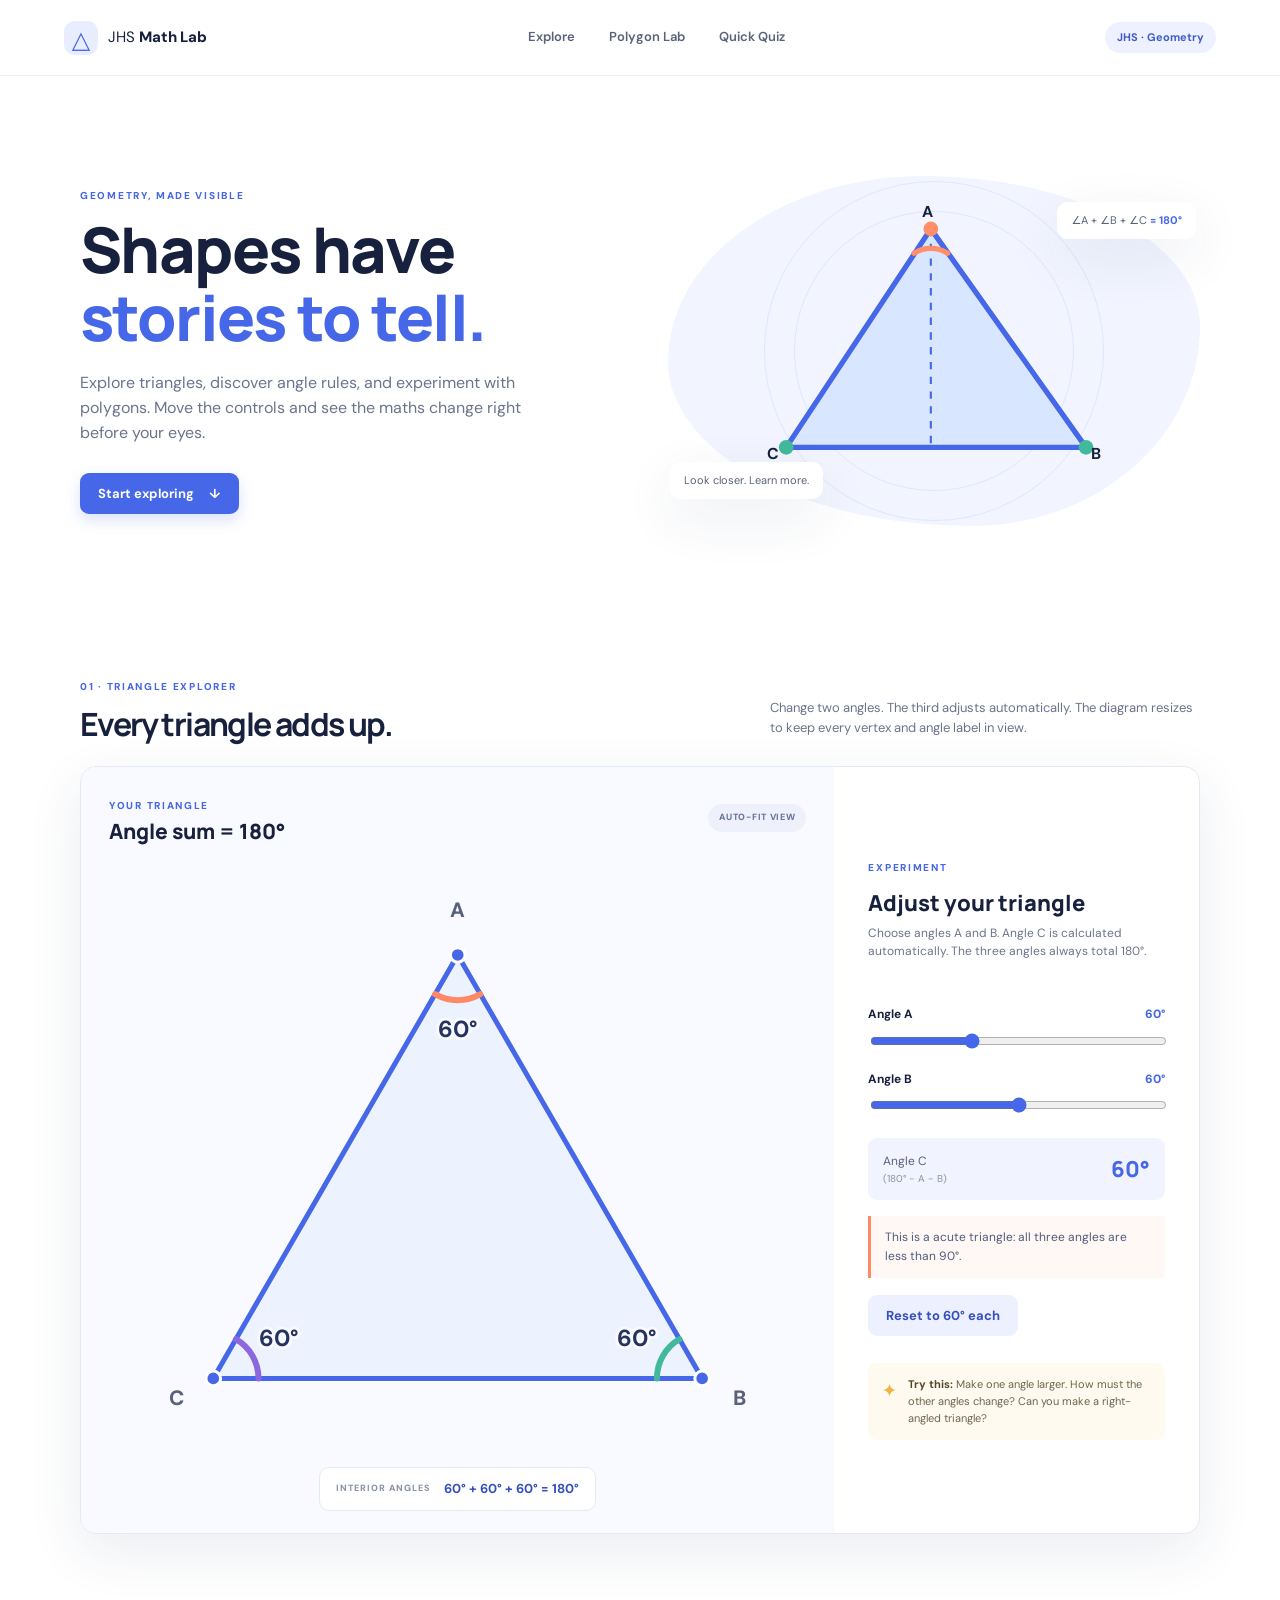
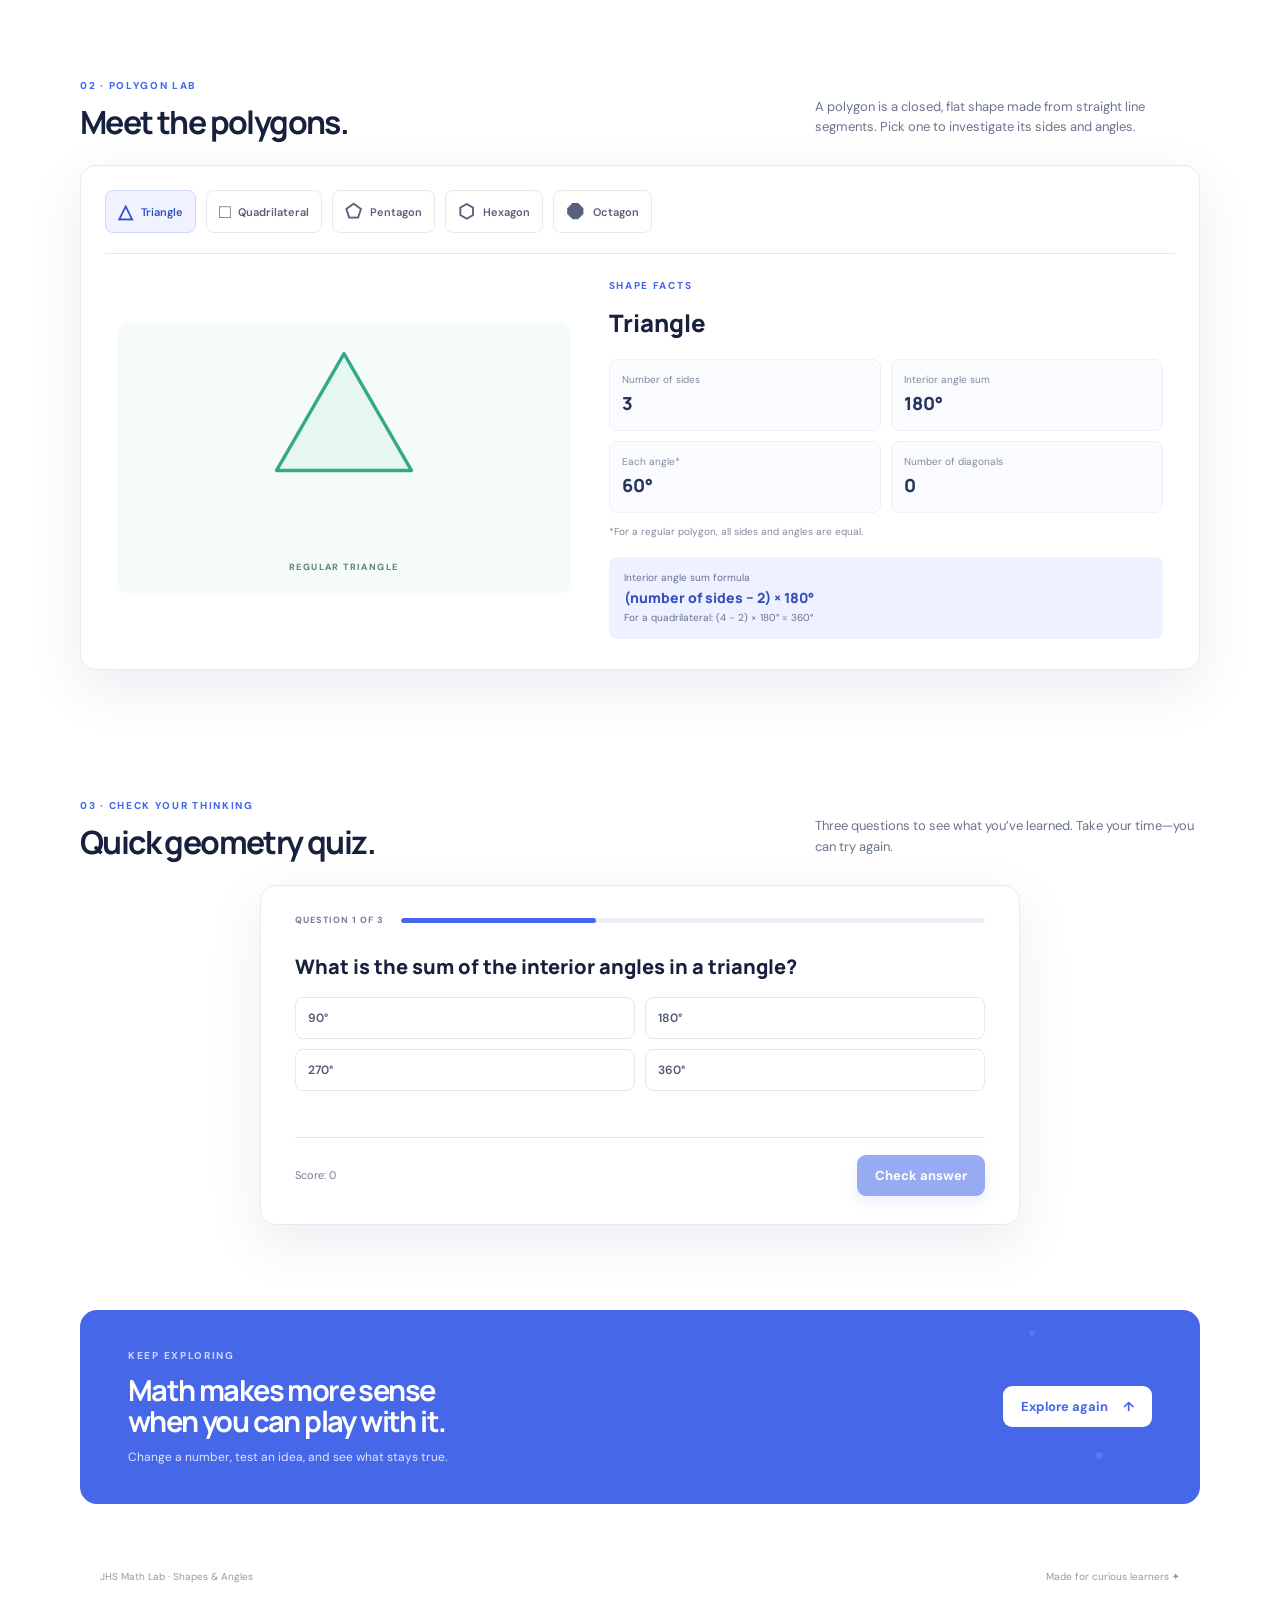
<file: index.html>
<!doctype html>
<html lang="en">
<head>
  <meta charset="utf-8">
  <meta name="viewport" content="width=device-width, initial-scale=1">
  <meta name="theme-color" content="#f5f7ff">
  <meta name="description" content="Explore triangles, angles, and polygons with interactive visual activities made for JHS learners.">
  <title>Shapes &amp; Angles — JHS Math Lab</title>
  <link rel="stylesheet" href="styles.css">
  <link rel="stylesheet" href="triangle-integrated.css">
  <script src="script.js" defer></script>
</head>
<body>
  <a class="skip-link" href="#main">Skip to learning activities</a>
  <header class="topbar">
    <a class="brand" href="#home" aria-label="Shapes and Angles home"><span class="brand-mark" aria-hidden="true">△</span><span>JHS <strong>Math Lab</strong></span></a>
    <nav aria-label="Main navigation">
      <a href="#explore">Explore</a><a href="#polygon-lab">Polygon Lab</a><a href="#quiz">Quick Quiz</a>
    </nav>
    <span class="level-tag">JHS · Geometry</span>
  </header>

  <main id="main">
    <section class="hero" id="home">
      <div class="hero-copy">
        <p class="eyebrow">GEOMETRY, MADE VISIBLE</p>
        <h1>Shapes have<br><span>stories to tell.</span></h1>
        <p class="hero-text">Explore triangles, discover angle rules, and experiment with polygons. Move the controls and see the maths change right before your eyes.</p>
        <a class="button primary" href="#explore">Start exploring <span aria-hidden="true">↓</span></a>
      </div>
      <div class="hero-art" aria-hidden="true">
        <div class="orbit orbit-one"></div><div class="orbit orbit-two"></div>
        <svg viewBox="0 0 360 300" role="presentation">
          <polygon points="177,34 324,241 40,241" fill="#d8e6ff" stroke="#4567e8" stroke-width="5" stroke-linejoin="round"/>
          <path d="M177 34 L177 241" stroke="#4567e8" stroke-width="2" stroke-dasharray="7 7"/>
          <path d="M161 57 A30 30 0 0 1 193 57" fill="none" stroke="#ff8e69" stroke-width="5" stroke-linecap="round"/>
          <circle cx="177" cy="34" r="7" fill="#ff8e69"/><circle cx="324" cy="241" r="7" fill="#43b99b"/><circle cx="40" cy="241" r="7" fill="#43b99b"/>
          <text x="169" y="23" class="art-label">A</text><text x="329" y="252" class="art-label">B</text><text x="22" y="252" class="art-label">C</text>
        </svg>
        <div class="float-note note-top">∠A + ∠B + ∠C <strong>= 180°</strong></div>
        <div class="float-note note-bottom">Look closer. Learn more.</div>
      </div>
    </section>

    <section class="section integrated-triangle" id="explore">
      <div class="section-heading"><div><p class="eyebrow">01 · TRIANGLE EXPLORER</p><h2>Every triangle adds up.</h2></div><p>Change two angles. The third adjusts automatically. The diagram resizes to keep every vertex and angle label in view.</p></div>
      <div class="large-explorer">
        <div class="large-triangle-panel">
          <div class="large-triangle-heading"><div><span class="eyebrow">YOUR TRIANGLE</span><h3>Angle sum = 180°</h3></div><span class="auto-fit-tag">AUTO-FIT VIEW</span></div>
          <div class="large-triangle-stage">
            <svg id="triangle-svg" viewBox="-280 -300 560 440" role="img" aria-labelledby="triangle-title triangle-description" preserveAspectRatio="xMidYMid meet">
              <title id="triangle-title">Interactive triangle</title>
              <desc id="triangle-description">A triangle with adjustable angles A, B, and C.</desc>
              <polygon id="triangle-shape" points="0,-200 173,100 -173,100" />
              <g id="angle-arcs" aria-hidden="true"></g>
              <g id="vertex-dots" aria-hidden="true"></g>
              <g id="angle-labels" aria-hidden="true"></g>
              <g id="vertex-labels" aria-hidden="true"></g>
            </svg>
          </div>
          <div class="large-sum-strip"><span>INTERIOR ANGLES</span><strong id="triangle-sum">60° + 60° + 60° = 180°</strong></div>
        </div>
        <aside class="large-controls-panel">
          <p class="eyebrow">EXPERIMENT</p>
          <h3>Adjust your triangle</h3>
          <p class="large-help">Choose angles A and B. Angle C is calculated automatically. The three angles always total 180°.</p>
          <label class="range-label" for="angle-a"><span>Angle A</span><output id="out-a" for="angle-a">60°</output></label>
          <input id="angle-a" type="range" min="15" max="150" value="60">
          <label class="range-label" for="angle-b"><span>Angle B</span><output id="out-b" for="angle-b">60°</output></label>
          <input id="angle-b" type="range" min="15" max="105" value="60">
          <div class="large-third-angle"><span>Angle C <small>(180° − A − B)</small></span><strong id="out-c">60°</strong></div>
          <p class="large-callout" id="triangle-type" aria-live="polite">This is an acute triangle: all three angles are less than 90°.</p>
          <button class="button secondary" id="reset-triangle" type="button">Reset to 60° each</button>
          <div class="large-learning-note"><span aria-hidden="true">✦</span><p><strong>Try this:</strong> Make one angle larger. How must the other angles change? Can you make a right-angled triangle?</p></div>
        </aside>
      </div>
    </section>

    <section class="section polygon-section" id="polygon-lab">
      <div class="section-heading"><div><p class="eyebrow">02 · POLYGON LAB</p><h2>Meet the polygons.</h2></div><p>A polygon is a closed, flat shape made from straight line segments. Pick one to investigate its sides and angles.</p></div>
      <div class="polygon-card">
        <div class="shape-picker" role="group" aria-label="Choose a polygon">
          <button type="button" class="shape-choice active" data-sides="3" aria-pressed="true"><span class="shape-icon">△</span><span>Triangle</span></button>
          <button type="button" class="shape-choice" data-sides="4" aria-pressed="false"><span class="shape-icon">□</span><span>Quadrilateral</span></button>
          <button type="button" class="shape-choice" data-sides="5" aria-pressed="false"><span class="shape-icon">⬠</span><span>Pentagon</span></button>
          <button type="button" class="shape-choice" data-sides="6" aria-pressed="false"><span class="shape-icon">⬡</span><span>Hexagon</span></button>
          <button type="button" class="shape-choice" data-sides="8" aria-pressed="false"><span class="shape-icon">⯃</span><span>Octagon</span></button>
        </div>
        <div class="polygon-content">
          <div class="polygon-visual"><svg id="polygon-svg" viewBox="0 0 300 260" role="img" aria-label="Regular triangle"><polygon id="polygon-shape" points="150,35 345,260 -45,260" fill="#e6f7f2" stroke="#36a88a" stroke-width="4" stroke-linejoin="round" transform="translate(0,-18)"/></svg><span id="polygon-name" class="visual-caption">REGULAR TRIANGLE</span></div>
          <div class="polygon-facts">
            <p class="eyebrow">SHAPE FACTS</p><h3 id="shape-title">Triangle</h3>
            <div class="fact-grid"><div><span>Number of sides</span><strong id="side-count">3</strong></div><div><span>Interior angle sum</span><strong id="angle-sum">180°</strong></div><div><span>Each angle* </span><strong id="each-angle">60°</strong></div><div><span>Number of diagonals</span><strong id="diagonal-count">0</strong></div></div>
            <p class="formula-note">*For a regular polygon, all sides and angles are equal.</p>
            <div class="formula-box"><span>Interior angle sum formula</span><strong>(number of sides − 2) × 180°</strong><small>For a quadrilateral: (4 − 2) × 180° = 360°</small></div>
          </div>
        </div>
      </div>
    </section>

    <section class="section quiz-section" id="quiz">
      <div class="section-heading"><div><p class="eyebrow">03 · CHECK YOUR THINKING</p><h2>Quick geometry quiz.</h2></div><p>Three questions to see what you’ve learned. Take your time—you can try again.</p></div>
      <div class="quiz-card">
        <div class="quiz-progress"><span id="quiz-progress-text">QUESTION 1 OF 3</span><div class="progress-track"><span id="progress-fill"></span></div></div>
        <h3 id="question-text">What is the sum of the interior angles in a triangle?</h3>
        <div id="answer-options" class="answer-options" role="group" aria-label="Answer choices"></div>
        <p id="quiz-feedback" class="quiz-feedback" aria-live="polite"></p>
        <div class="quiz-footer"><span id="score-text">Score: 0</span><button class="button primary" id="next-question" type="button" disabled>Check answer</button></div>
      </div>
    </section>

    <section class="finish-banner"><div><p class="eyebrow">KEEP EXPLORING</p><h2>Math makes more sense<br>when you can play with it.</h2><p>Change a number, test an idea, and see what stays true.</p></div><a class="button light" href="#explore">Explore again <span aria-hidden="true">↑</span></a></section>
  </main>
  <footer><span>JHS Math Lab · Shapes &amp; Angles</span><span>Made for curious learners ✦</span></footer>
</body>
</html>
</file>
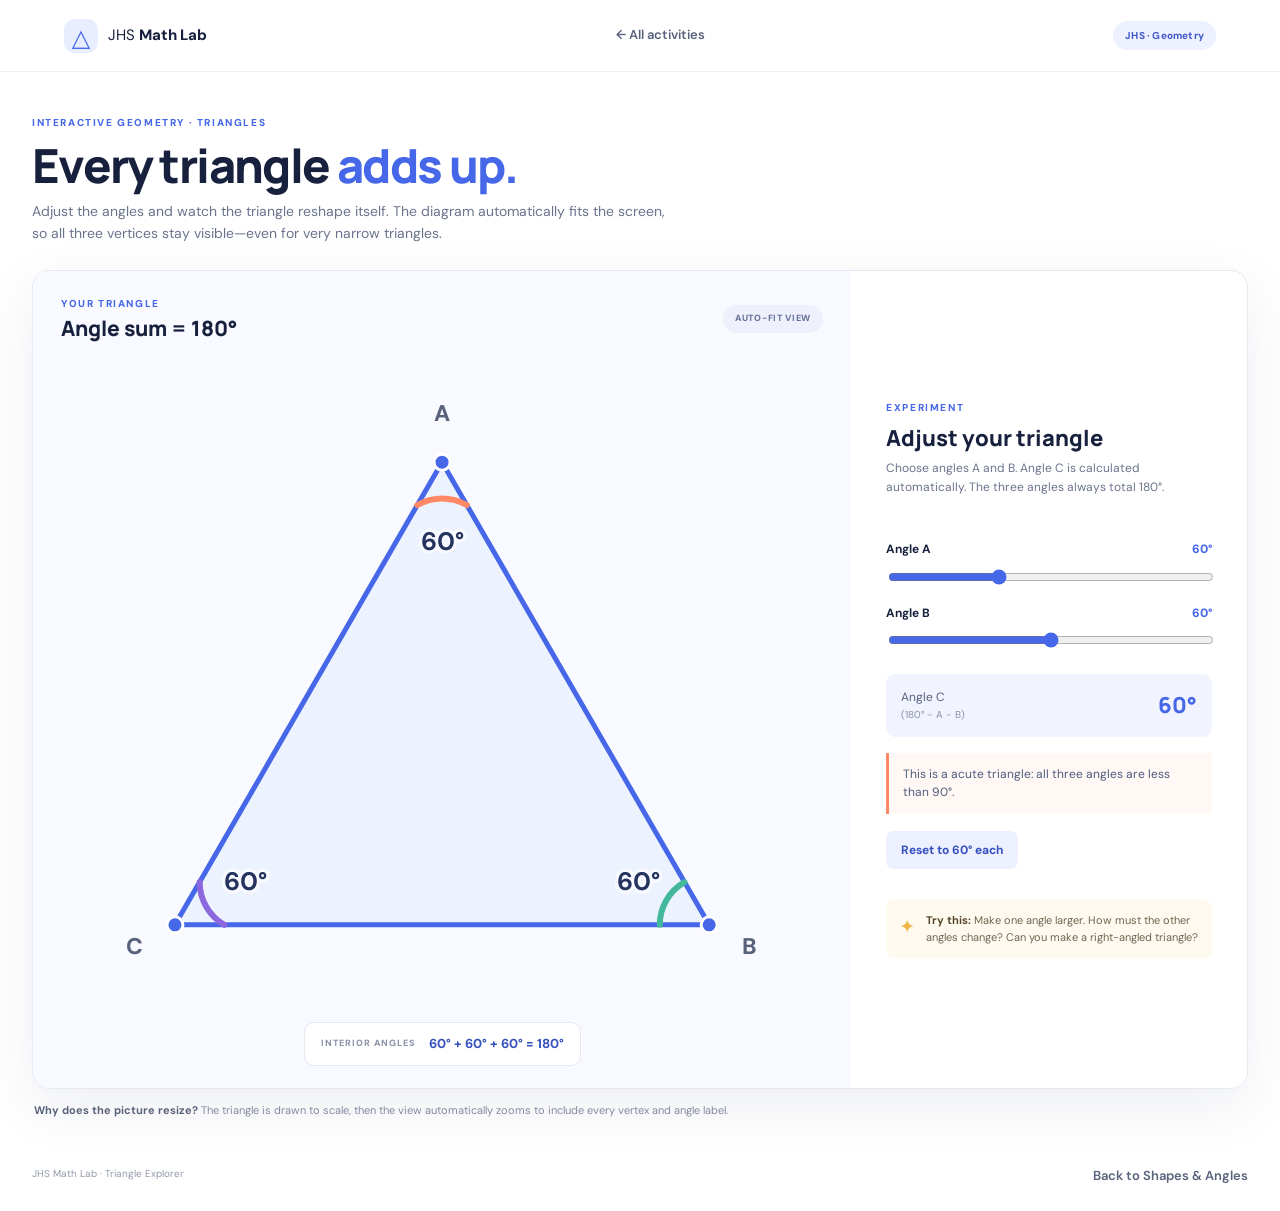
<file: triangle-explorer.html>
<!doctype html>
<html lang="en">
<head>
  <meta charset="utf-8">
  <meta name="viewport" content="width=device-width, initial-scale=1">
  <meta name="theme-color" content="#f6f8ff">
  <meta name="description" content="Explore how a triangle's angles add up to 180 degrees in this interactive JHS geometry tool.">
  <title>Triangle Explorer — JHS Math Lab</title>
  <link rel="stylesheet" href="triangle-explorer.css">
  <script src="triangle-explorer.js" defer></script>
</head>
<body>
  <header class="topbar">
    <a class="brand" href="index.html"><span class="brand-mark" aria-hidden="true">△</span><span>JHS <strong>Math Lab</strong></span></a>
    <a class="back-link" href="index.html">← All activities</a>
    <span class="level-tag">JHS · Geometry</span>
  </header>
  <main>
    <section class="intro">
      <p class="eyebrow">INTERACTIVE GEOMETRY · TRIANGLES</p>
      <h1>Every triangle <span>adds up.</span></h1>
      <p>Adjust the angles and watch the triangle reshape itself. The diagram automatically fits the screen, so all three vertices stay visible—even for very narrow triangles.</p>
    </section>
    <section class="explorer" aria-label="Interactive triangle angle explorer">
      <div class="visual-panel">
        <div class="visual-heading"><div><span class="eyebrow">YOUR TRIANGLE</span><h2>Angle sum = 180°</h2></div><span class="fit-tag">AUTO-FIT VIEW</span></div>
        <div class="triangle-stage">
          <svg id="triangle-svg" viewBox="-280 -300 560 440" role="img" aria-labelledby="triangle-title triangle-description" preserveAspectRatio="xMidYMid meet">
            <title id="triangle-title">Interactive triangle</title>
            <desc id="triangle-description">A triangle with adjustable angles A, B, and C.</desc>
            <polygon id="triangle-shape" points="0,-200 173,100 -173,100" />
            <g id="angle-arcs" aria-hidden="true"></g>
            <g id="vertex-dots" aria-hidden="true"></g>
            <g id="angle-labels" aria-hidden="true"></g>
            <g id="vertex-labels" aria-hidden="true"></g>
          </svg>
        </div>
        <div class="sum-strip"><span>INTERIOR ANGLES</span><strong id="triangle-sum">60° + 60° + 60° = 180°</strong></div>
      </div>
      <aside class="controls-panel">
        <p class="eyebrow">EXPERIMENT</p>
        <h2>Adjust your triangle</h2>
        <p class="help-text">Choose angles A and B. Angle C is calculated automatically. The three angles always total 180°.</p>
        <label class="range-label" for="angle-a"><span>Angle A</span><output id="out-a" for="angle-a">60°</output></label>
        <input id="angle-a" type="range" min="15" max="150" value="60">
        <label class="range-label" for="angle-b"><span>Angle B</span><output id="out-b" for="angle-b">60°</output></label>
        <input id="angle-b" type="range" min="15" max="105" value="60">
        <div class="third-angle"><span>Angle C <small>(180° − A − B)</small></span><strong id="out-c">60°</strong></div>
        <p class="callout" id="triangle-type" aria-live="polite">This is an acute triangle: all three angles are less than 90°.</p>
        <button class="reset-button" id="reset-triangle" type="button">Reset to 60° each</button>
        <div class="learning-note"><span aria-hidden="true">✦</span><p><strong>Try this:</strong> Make one angle larger. How must the other angles change? Can you make a right-angled triangle?</p></div>
      </aside>
    </section>
    <p class="tip"><strong>Why does the picture resize?</strong> The triangle is drawn to scale, then the view automatically zooms to include every vertex and angle label.</p>
  </main>
  <footer><span>JHS Math Lab · Triangle Explorer</span><a href="index.html">Back to Shapes &amp; Angles</a></footer>
</body>
</html>
</file>
<file: styles.css>
@import url('https://fonts.googleapis.com/css2?family=DM+Sans:wght@400;500;600;700&family=Manrope:wght@400;500;600;700;800&display=swap');
:root{--ink:#17213d;--muted:#6b748d;--blue:#4567e8;--blue-dark:#2f4fc8;--mint:#e6f7f2;--line:#e6e9f2;--paper:#f7f8fc;--white:#fff;--coral:#ff8967;--shadow:0 18px 55px rgba(37,53,102,.09)}
*{box-sizing:border-box}html{scroll-behavior:smooth;scroll-padding-top:90px}body{margin:0;background:#fff;color:var(--ink);font-family:'DM Sans',system-ui,sans-serif;line-height:1.55}.skip-link{position:absolute;left:-9999px;top:8px;background:#fff;padding:10px;z-index:5}.skip-link:focus{left:10px}.topbar{height:76px;padding:0 max(calc((100vw - 1180px)/2),5vw);display:flex;align-items:center;justify-content:space-between;border-bottom:1px solid #f0f1f6;background:rgba(255,255,255,.94);position:sticky;top:0;z-index:4;backdrop-filter:blur(12px)}.brand{display:flex;gap:10px;align-items:center;color:var(--ink);font-size:15px;text-decoration:none}.brand strong{font-weight:800}.brand-mark{display:grid;place-items:center;width:34px;height:34px;border-radius:11px;background:#e8edff;color:var(--blue);font-size:24px}.topbar nav{display:flex;gap:34px}.topbar nav a{font-size:13px;font-weight:600;text-decoration:none;color:#59627b}.topbar nav a:hover{color:var(--blue)}.level-tag{font-size:11px;font-weight:700;color:#425bcb;background:#eef1ff;padding:7px 12px;border-radius:20px}.hero{max-width:1180px;min-height:535px;margin:auto;padding:75px 30px 60px;display:grid;grid-template-columns:1fr 1fr;align-items:center;gap:55px}.eyebrow{font-size:10px;letter-spacing:1.7px;font-weight:800;color:var(--blue);margin:0 0 12px}.hero h1,.section h2,.finish-banner h2{font-family:Manrope,sans-serif;letter-spacing:-1.6px;line-height:1.08}.hero h1{font-size:clamp(43px,5vw,63px);margin:0 0 20px;font-weight:800}.hero h1 span{color:var(--blue)}.hero-text{max-width:455px;color:var(--muted);font-size:16px;margin:0 0 28px}.button{border:0;border-radius:9px;padding:12px 18px;display:inline-flex;align-items:center;gap:15px;font:700 13px 'DM Sans',sans-serif;text-decoration:none;cursor:pointer;transition:transform .18s,background .18s}.button:hover:not(:disabled){transform:translateY(-2px)}.primary{background:var(--blue);color:white;box-shadow:0 6px 15px #4567e833}.primary:hover:not(:disabled){background:var(--blue-dark)}.primary:disabled{opacity:.55;cursor:not-allowed}.secondary{background:#edf1ff;color:#344fbe;margin-top:16px}.light{background:#fff;color:var(--blue)}.hero-art{height:350px;position:relative;display:grid;place-items:center;border-radius:48% 52% 43% 57%/53% 43% 57% 47%;background:#f2f5ff}.hero-art svg{position:relative;z-index:1;width:min(90%,380px);height:auto}.art-label{font:700 15px 'DM Sans';fill:#17213d}.orbit{position:absolute;border:1px solid #dfe5ff;border-radius:50%}.orbit-one{width:280px;height:280px}.orbit-two{width:340px;height:340px}.float-note{position:absolute;background:white;border-radius:11px;padding:10px 14px;box-shadow:var(--shadow);font-size:11px;color:#59627b;z-index:2}.float-note strong{color:var(--blue)}.note-top{top:26px;right:4px}.note-bottom{bottom:27px;left:2px}.section{max-width:1180px;margin:0 auto;padding:68px 30px}.section-heading{display:flex;justify-content:space-between;align-items:end;gap:45px;margin-bottom:25px}.section-heading h2{font-size:32px;margin:0}.section-heading>p{color:var(--muted);font-size:13px;max-width:385px;margin:0 0 3px}.explorer-card,.polygon-card,.quiz-card{background:white;border:1px solid var(--line);border-radius:16px;box-shadow:var(--shadow)}.explorer-card{display:grid;grid-template-columns:1.25fr .75fr;overflow:hidden}.triangle-stage{padding:25px 28px 20px;background:#fafbff;display:flex;flex-direction:column;align-items:center;justify-content:center;min-height:390px}.triangle-stage svg{width:min(100%,410px);height:auto}.angle-label{font:700 16px 'DM Sans';fill:#25335f}.vertex-label{font:800 13px 'DM Sans';fill:#59627b}.sum-badge{display:flex;align-items:center;gap:12px;background:white;padding:10px 14px;border:1px solid var(--line);border-radius:9px}.sum-badge span{font-size:9px;letter-spacing:1px;color:#8991a5;font-weight:800}.sum-badge strong{font-size:12px;color:#344fbe}.controls-panel{padding:37px 38px}.controls-panel h3,.polygon-facts h3{margin:0 0 5px;font:800 20px Manrope,sans-serif}.muted{margin:0 0 26px;color:var(--muted);font-size:12px}.range-label{display:flex;justify-content:space-between;font-size:12px;font-weight:700;margin:19px 0 7px}.range-label output{color:var(--blue);font-weight:800}input[type=range]{width:100%;accent-color:var(--blue);cursor:pointer}.third-angle{background:#f3f5ff;padding:12px 13px;margin-top:20px;border-radius:8px;display:flex;justify-content:space-between;align-items:center;font-size:11px;color:#59627b}.third-angle strong{font:800 18px Manrope;color:var(--blue)}.callout{font-size:11px;color:#4f5c7e;background:#fff8f4;border-left:3px solid var(--coral);padding:10px 12px;margin:14px 0 0}.fact-row{margin-top:16px;padding:13px 16px;border-radius:9px;background:#fffaf0;display:flex;align-items:center;gap:11px;color:#6d654f;font-size:12px}.fact-row p{margin:0}.fact-row strong{color:#544627}.fact-icon{font-size:20px}.polygon-section{padding-top:76px}.polygon-card{padding:24px}.shape-picker{display:flex;gap:10px;flex-wrap:wrap;border-bottom:1px solid var(--line);padding-bottom:20px}.shape-choice{display:flex;align-items:center;gap:8px;padding:8px 12px;border:1px solid var(--line);border-radius:8px;background:white;color:#576078;font:600 11px 'DM Sans';cursor:pointer}.shape-choice:hover,.shape-choice.active{background:#f0f3ff;border-color:#cdd7ff;color:#304fc5}.shape-icon{font-size:19px}.polygon-content{display:grid;grid-template-columns:.9fr 1.1fr;gap:38px;align-items:center;padding:24px 12px 6px}.polygon-visual{min-height:270px;border-radius:12px;background:#f5fbf9;display:flex;flex-direction:column;justify-content:center;align-items:center}.polygon-visual svg{width:min(90%,300px);height:220px;overflow:visible}.polygon-visual polygon{transition:all .3s ease}.visual-caption{font-size:9px;letter-spacing:1.4px;color:#638579;font-weight:800}.polygon-facts h3{font-size:24px;margin-bottom:20px}.fact-grid{display:grid;grid-template-columns:1fr 1fr;gap:10px}.fact-grid div{background:#fafbfe;border:1px solid #eef0f6;border-radius:8px;padding:12px}.fact-grid span{display:block;color:#81899c;font-size:10px;margin-bottom:4px}.fact-grid strong{font:800 18px Manrope;color:#27355c}.formula-note{color:#81899c;font-size:10px;margin:11px 0 17px}.formula-box{background:#eef1ff;padding:13px 15px;border-radius:8px;display:flex;flex-direction:column;gap:3px}.formula-box span{font-size:10px;color:#67718f}.formula-box strong{color:#344fbe;font:800 14px Manrope}.formula-box small{font-size:10px;color:#68718d}.quiz-section{padding-top:60px;padding-bottom:85px}.quiz-card{max-width:760px;margin:auto;padding:28px 34px}.quiz-progress{display:flex;align-items:center;gap:17px;font-size:9px;letter-spacing:1px;font-weight:800;color:#76809a}.progress-track{height:5px;border-radius:10px;background:#edf0f7;flex:1;overflow:hidden}.progress-track span{height:100%;width:33.3%;display:block;background:var(--blue);border-radius:10px;transition:width .25s}.quiz-card h3{font:800 20px Manrope;margin:25px 0 17px}.answer-options{display:grid;grid-template-columns:1fr 1fr;gap:10px}.answer-option{border:1px solid var(--line);border-radius:8px;padding:12px;text-align:left;background:white;color:#4d5874;font:600 12px 'DM Sans';cursor:pointer}.answer-option:hover{border-color:#9cafff;background:#f8f9ff}.answer-option.selected{border-color:var(--blue);background:#f0f3ff;color:#304fc5}.answer-option.correct{border-color:#53b99a;background:#edfaf5;color:#187456}.answer-option.incorrect{border-color:#f18a72;background:#fff3ef;color:#a6432e}.answer-option:disabled{cursor:default}.quiz-feedback{min-height:22px;color:#53617f;font-size:12px;font-weight:600}.quiz-feedback.good{color:#16815e}.quiz-feedback.bad{color:#b74e37}.quiz-footer{display:flex;justify-content:space-between;align-items:center;border-top:1px solid var(--line);padding-top:17px;color:#727d96;font-size:11px}.finish-banner{max-width:1120px;margin:0 auto 65px;background:#4567e8;color:white;border-radius:17px;padding:38px 48px;display:flex;align-items:center;justify-content:space-between;background-image:radial-gradient(circle at 85% 12%,#ffffff20 0 2px,transparent 3px),radial-gradient(circle at 91% 75%,#ffffff20 0 3px,transparent 4px)}.finish-banner .eyebrow{color:#cad4ff}.finish-banner h2{font-size:29px;margin:0 0 10px}.finish-banner p:not(.eyebrow){font-size:12px;color:#e0e6ff;margin:0}footer{max-width:1120px;margin:auto;padding:0 20px 25px;display:flex;justify-content:space-between;color:#9299aa;font-size:10px}
@media(max-width:800px){.hero{gap:20px;padding-top:55px;min-height:470px}.hero-art{height:290px}.section-heading{align-items:start;flex-direction:column;gap:12px}.section-heading>p{max-width:550px}.explorer-card{grid-template-columns:1fr}.triangle-stage{min-height:320px}.controls-panel{padding:26px 30px}.polygon-content{gap:22px}.finish-banner{margin-left:20px;margin-right:20px}}
@media(max-width:560px){.topbar{height:64px;padding:0 16px}.topbar nav{gap:12px}.topbar nav a{font-size:10px}.topbar nav a:nth-child(2){display:none}.brand{font-size:13px}.brand-mark{width:30px;height:30px}.level-tag{font-size:9px;padding:6px 8px}.hero{grid-template-columns:1fr;padding:48px 22px 40px;gap:20px}.hero h1{font-size:46px}.hero-text{font-size:14px}.hero-art{height:270px;max-width:400px;width:100%;margin:auto}.section{padding:48px 17px}.section-heading h2{font-size:27px}.section-heading>p{font-size:12px}.triangle-stage{min-height:270px;padding:16px}.sum-badge{gap:7px;padding:8px}.sum-badge strong{font-size:10px}.controls-panel{padding:23px 20px}.polygon-card{padding:14px}.shape-picker{gap:7px}.shape-choice{padding:7px 9px;font-size:10px}.polygon-content{grid-template-columns:1fr;padding:17px 0 0}.polygon-visual{min-height:245px}.polygon-facts{padding:0 3px 7px}.quiz-card{padding:22px 18px}.quiz-card h3{font-size:17px}.answer-options{grid-template-columns:1fr}.finish-banner{padding:28px 23px;align-items:start;flex-direction:column;gap:20px}.finish-banner h2{font-size:25px}footer{padding:0 18px 20px;gap:15px;flex-wrap:wrap}}
@media(prefers-reduced-motion:reduce){*,*::before,*::after{scroll-behavior:auto!important;transition:none!important}}
</file>
<file: triangle-integrated.css>
.integrated-triangle .section-heading{align-items:end}.integrated-triangle .section-heading>p{max-width:430px}.large-explorer{display:grid;grid-template-columns:minmax(0,1.55fr) minmax(320px,.75fr);min-height:670px;border:1px solid var(--line);border-radius:16px;overflow:hidden;background:#fff;box-shadow:var(--shadow)}.large-triangle-panel{min-width:0;background:#f9faff;padding:25px 28px 22px;display:flex;flex-direction:column}.large-triangle-heading{display:flex;align-items:center;justify-content:space-between}.large-triangle-heading .eyebrow{margin-bottom:3px}.large-triangle-heading h3{margin:0;font:800 21px Manrope,sans-serif}.auto-fit-tag{font-size:9px;letter-spacing:.7px;font-weight:800;color:#66729b;background:#eef1fb;padding:7px 11px;border-radius:20px}.large-triangle-stage{flex:1;min-height:500px;display:grid;place-items:center;overflow:hidden}.large-triangle-stage svg{display:block;width:100%;height:100%;min-height:500px;max-height:680px;overflow:visible}.large-triangle-stage #triangle-shape{fill:#edf2ff;stroke:var(--blue);stroke-width:5;stroke-linejoin:round;vector-effect:non-scaling-stroke;transition:all .2s ease}.large-triangle-stage .angle-arc{fill:none;stroke-width:6;stroke-linecap:round;vector-effect:non-scaling-stroke}.large-triangle-stage .angle-text{font:700 19px 'DM Sans',sans-serif;fill:#25335f;text-anchor:middle;dominant-baseline:middle;paint-order:stroke;stroke:#f9faff;stroke-width:5px;stroke-linejoin:round}.large-triangle-stage .vertex-dot{fill:var(--blue);stroke:#fff;stroke-width:3;vector-effect:non-scaling-stroke}.large-triangle-stage .vertex-text{font:800 17px 'DM Sans',sans-serif;fill:#59627b;text-anchor:middle;dominant-baseline:middle;paint-order:stroke;stroke:#f9faff;stroke-width:5px;stroke-linejoin:round}.large-sum-strip{align-self:center;display:flex;align-items:center;gap:13px;background:#fff;border:1px solid var(--line);border-radius:10px;padding:11px 16px}.large-sum-strip span{font-size:9px;letter-spacing:1px;color:#8991a5;font-weight:800}.large-sum-strip strong{font-size:13px;color:#344fbe}.large-controls-panel{padding:38px 34px;display:flex;flex-direction:column;justify-content:center}.large-controls-panel h3{margin:0 0 6px;font:800 22px Manrope,sans-serif}.large-help{color:var(--muted);font-size:12px;margin:0 0 25px}.large-controls-panel input[type=range]{width:100%;accent-color:var(--blue);cursor:pointer}.large-third-angle{background:#f1f3ff;padding:14px 15px;margin-top:23px;border-radius:9px;display:flex;justify-content:space-between;align-items:center;font-size:12px;color:#59627b}.large-third-angle small{display:block;font-size:10px;color:#8991a5}.large-third-angle strong{font:800 22px Manrope;color:var(--blue)}.large-callout{font-size:12px;color:#4f5c7e;background:#fff8f4;border-left:3px solid var(--coral);padding:12px 14px;margin:16px 0 0}.large-controls-panel>.button{align-self:flex-start;margin-top:17px}.large-learning-note{display:flex;gap:11px;background:#fffaf0;border-radius:9px;padding:13px;margin-top:27px;color:#6d654f;font-size:11px}.large-learning-note>span{font-size:19px;color:#f0b547}.large-learning-note p{margin:0}.large-learning-note strong{color:#544627}
@media(max-width:850px){.large-explorer{grid-template-columns:1fr}.large-triangle-panel{min-height:550px}.large-triangle-stage,.large-triangle-stage svg{min-height:420px;max-height:540px}.large-controls-panel{padding:30px 32px}.large-learning-note{margin-top:22px}}
@media(max-width:560px){.large-explorer{border-radius:12px;min-height:0}.large-triangle-panel{padding:18px 11px 17px;min-height:405px}.large-triangle-heading{padding:0 5px}.large-triangle-heading h3{font-size:17px}.auto-fit-tag{font-size:8px;padding:6px 8px}.large-triangle-stage,.large-triangle-stage svg{min-height:300px;max-height:390px}.large-sum-strip{gap:7px;padding:9px 10px}.large-sum-strip span{font-size:8px}.large-sum-strip strong{font-size:10px}.large-controls-panel{padding:25px 19px}}
</file>
<file: triangle-explorer.css>
@import url('https://fonts.googleapis.com/css2?family=DM+Sans:wght@400;500;600;700&family=Manrope:wght@400;500;600;700;800&display=swap');
:root{--ink:#17213d;--muted:#6b748d;--blue:#4567e8;--line:#e6e9f2;--paper:#f7f8fc;--coral:#ff8967;--mint:#43b99b;--purple:#8c68df;--shadow:0 18px 55px rgba(37,53,102,.08)}
*{box-sizing:border-box}html{scroll-behavior:smooth}body{margin:0;background:#fff;color:var(--ink);font:15px/1.55 'DM Sans',system-ui,sans-serif}.topbar{height:72px;padding:0 max(calc((100vw - 1260px)/2),5vw);display:flex;align-items:center;justify-content:space-between;border-bottom:1px solid #f0f1f6;background:#fff}.brand{display:flex;gap:10px;align-items:center;color:var(--ink);font-size:15px;text-decoration:none}.brand strong{font-weight:800}.brand-mark{display:grid;place-items:center;width:34px;height:34px;border-radius:11px;background:#e8edff;color:var(--blue);font-size:24px}.back-link,footer a{color:#59627b;text-decoration:none;font-size:13px;font-weight:600}.back-link:hover,footer a:hover{color:var(--blue)}.level-tag,.fit-tag{font-size:10px;font-weight:800;color:#425bcb;background:#eef1ff;padding:7px 12px;border-radius:20px}.level-tag{letter-spacing:.2px}main{max-width:1280px;margin:auto;padding:43px 32px 32px}.intro{margin-bottom:25px;max-width:720px}.eyebrow{display:block;color:var(--blue);font-size:10px;letter-spacing:1.6px;font-weight:800;margin:0 0 8px}.intro h1{font:800 clamp(32px,4vw,47px)/1.12 Manrope,sans-serif;letter-spacing:-1.6px;margin:0 0 10px}.intro h1 span{color:var(--blue)}.intro>p:last-child{max-width:650px;color:var(--muted);font-size:14px;margin:0}.explorer{display:grid;grid-template-columns:minmax(0,1.55fr) minmax(330px,.75fr);border:1px solid var(--line);border-radius:17px;overflow:hidden;box-shadow:var(--shadow);min-height:670px}.visual-panel{background:#f9faff;padding:25px 28px 22px;display:flex;flex-direction:column;min-width:0}.visual-heading{display:flex;align-items:center;justify-content:space-between}.visual-heading .eyebrow{margin-bottom:3px}.visual-heading h2{margin:0;font:800 21px Manrope,sans-serif}.fit-tag{font-size:9px;color:#66729b;background:#eef1fb;letter-spacing:.7px}.triangle-stage{flex:1;min-height:500px;display:grid;place-items:center;overflow:hidden}.triangle-stage svg{display:block;width:100%;height:100%;min-height:500px;max-height:680px;overflow:visible}.triangle-shape,#triangle-shape{fill:#edf2ff;stroke:var(--blue);stroke-width:5;stroke-linejoin:round;vector-effect:non-scaling-stroke;transition:all .2s ease}.angle-arc{fill:none;stroke-width:6;stroke-linecap:round;vector-effect:non-scaling-stroke}.angle-text{font:700 19px 'DM Sans',sans-serif;fill:#25335f;text-anchor:middle;dominant-baseline:middle;paint-order:stroke;stroke:#f9faff;stroke-width:5px;stroke-linejoin:round}.vertex-dot{fill:var(--blue);stroke:white;stroke-width:3;vector-effect:non-scaling-stroke}.vertex-text{font:800 17px 'DM Sans',sans-serif;fill:#59627b;text-anchor:middle;dominant-baseline:middle;paint-order:stroke;stroke:#f9faff;stroke-width:5px;stroke-linejoin:round}.sum-strip{align-self:center;display:flex;align-items:center;gap:13px;background:#fff;border:1px solid var(--line);border-radius:10px;padding:11px 16px}.sum-strip span{font-size:9px;letter-spacing:1px;color:#8991a5;font-weight:800}.sum-strip strong{font-size:13px;color:#344fbe}.controls-panel{padding:42px 35px;display:flex;flex-direction:column;justify-content:center}.controls-panel h2{margin:0 0 6px;font:800 22px Manrope,sans-serif}.help-text{color:var(--muted);font-size:12px;margin:0 0 27px}.range-label{display:flex;justify-content:space-between;font-size:12px;font-weight:700;margin:17px 0 8px}.range-label output{color:var(--blue);font-weight:800}.controls-panel input[type=range]{width:100%;accent-color:var(--blue);cursor:pointer}.third-angle{background:#f1f3ff;padding:14px 15px;margin-top:24px;border-radius:9px;display:flex;justify-content:space-between;align-items:center;font-size:12px;color:#59627b}.third-angle small{display:block;font-size:10px;color:#8991a5}.third-angle strong{font:800 22px Manrope;color:var(--blue)}.callout{font-size:12px;color:#4f5c7e;background:#fff8f4;border-left:3px solid var(--coral);padding:12px 14px;margin:16px 0 0}.reset-button{align-self:flex-start;border:0;border-radius:8px;background:#edf1ff;color:#344fbe;font:700 12px 'DM Sans',sans-serif;padding:11px 15px;margin-top:17px;cursor:pointer}.reset-button:hover{background:#e2e8ff}.learning-note{display:flex;gap:11px;background:#fffaf0;border-radius:9px;padding:13px;margin-top:30px;color:#6d654f;font-size:11px}.learning-note>span{font-size:19px;color:#f0b547}.learning-note p{margin:0}.learning-note strong{color:#544627}.tip{font-size:11px;color:#838ba0;margin:13px 2px 0}.tip strong{color:#59627b}footer{max-width:1280px;margin:0 auto;padding:15px 32px 25px;display:flex;justify-content:space-between;color:#9299aa;font-size:10px}
@media(max-width:850px){main{padding:35px 20px 25px}.explorer{grid-template-columns:1fr}.visual-panel{min-height:570px}.triangle-stage,.triangle-stage svg{min-height:420px;max-height:540px}.controls-panel{padding:30px 32px}.learning-note{margin-top:22px}}
@media(max-width:520px){.topbar{height:62px;padding:0 14px}.brand{font-size:12px}.brand-mark{width:30px;height:30px}.back-link{font-size:11px}.level-tag{font-size:8px;padding:6px 8px}main{padding:28px 12px 20px}.intro{padding:0 5px}.intro h1{font-size:34px}.intro>p:last-child{font-size:12px}.explorer{border-radius:12px;min-height:0}.visual-panel{padding:18px 11px 17px;min-height:400px}.visual-heading{padding:0 5px}.visual-heading h2{font-size:17px}.fit-tag{font-size:8px;padding:6px 8px}.triangle-stage,.triangle-stage svg{min-height:300px;max-height:390px}.sum-strip{gap:7px;padding:9px 10px}.sum-strip span{font-size:8px}.sum-strip strong{font-size:10px}.controls-panel{padding:25px 19px}.controls-panel h2{font-size:20px}.tip{line-height:1.6}footer{padding:12px 14px 20px;font-size:9px;gap:10px}}
@media(prefers-reduced-motion:reduce){*,*::before,*::after{scroll-behavior:auto!important;transition:none!important}}
</file>
